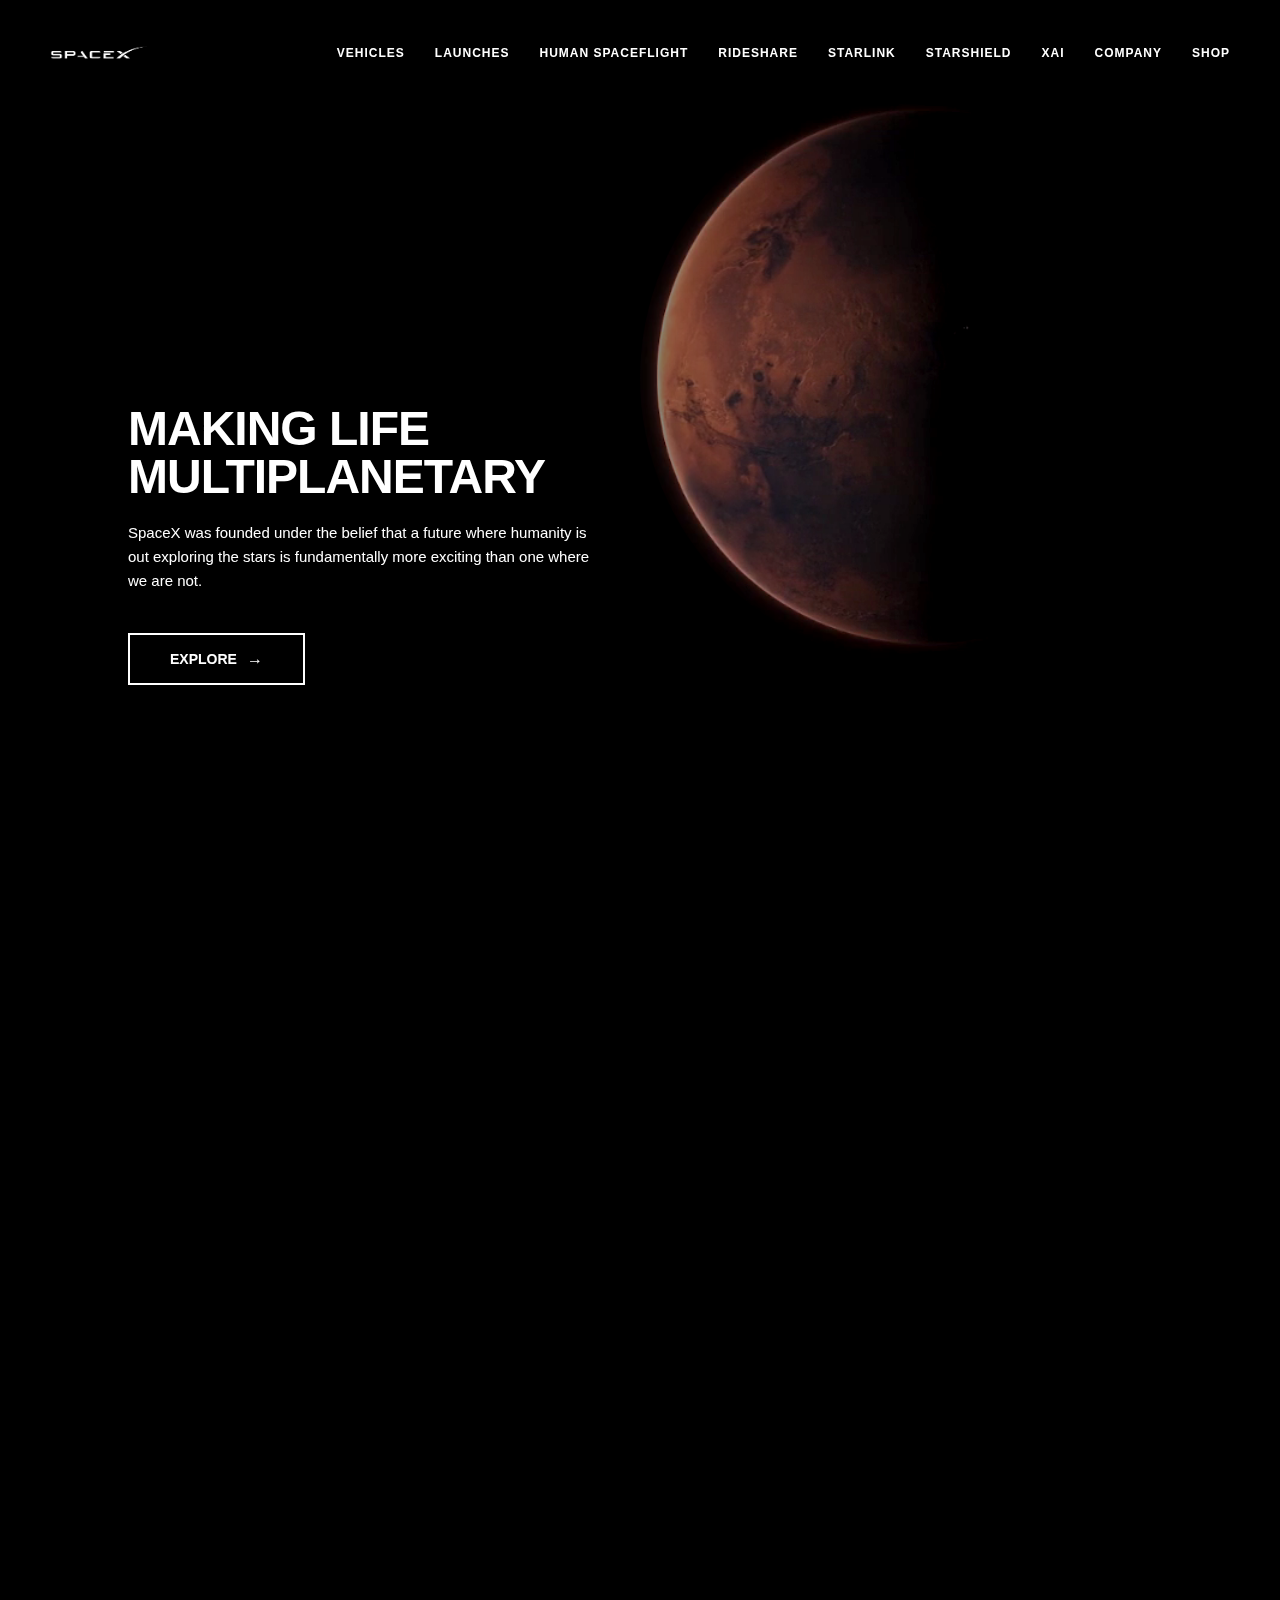
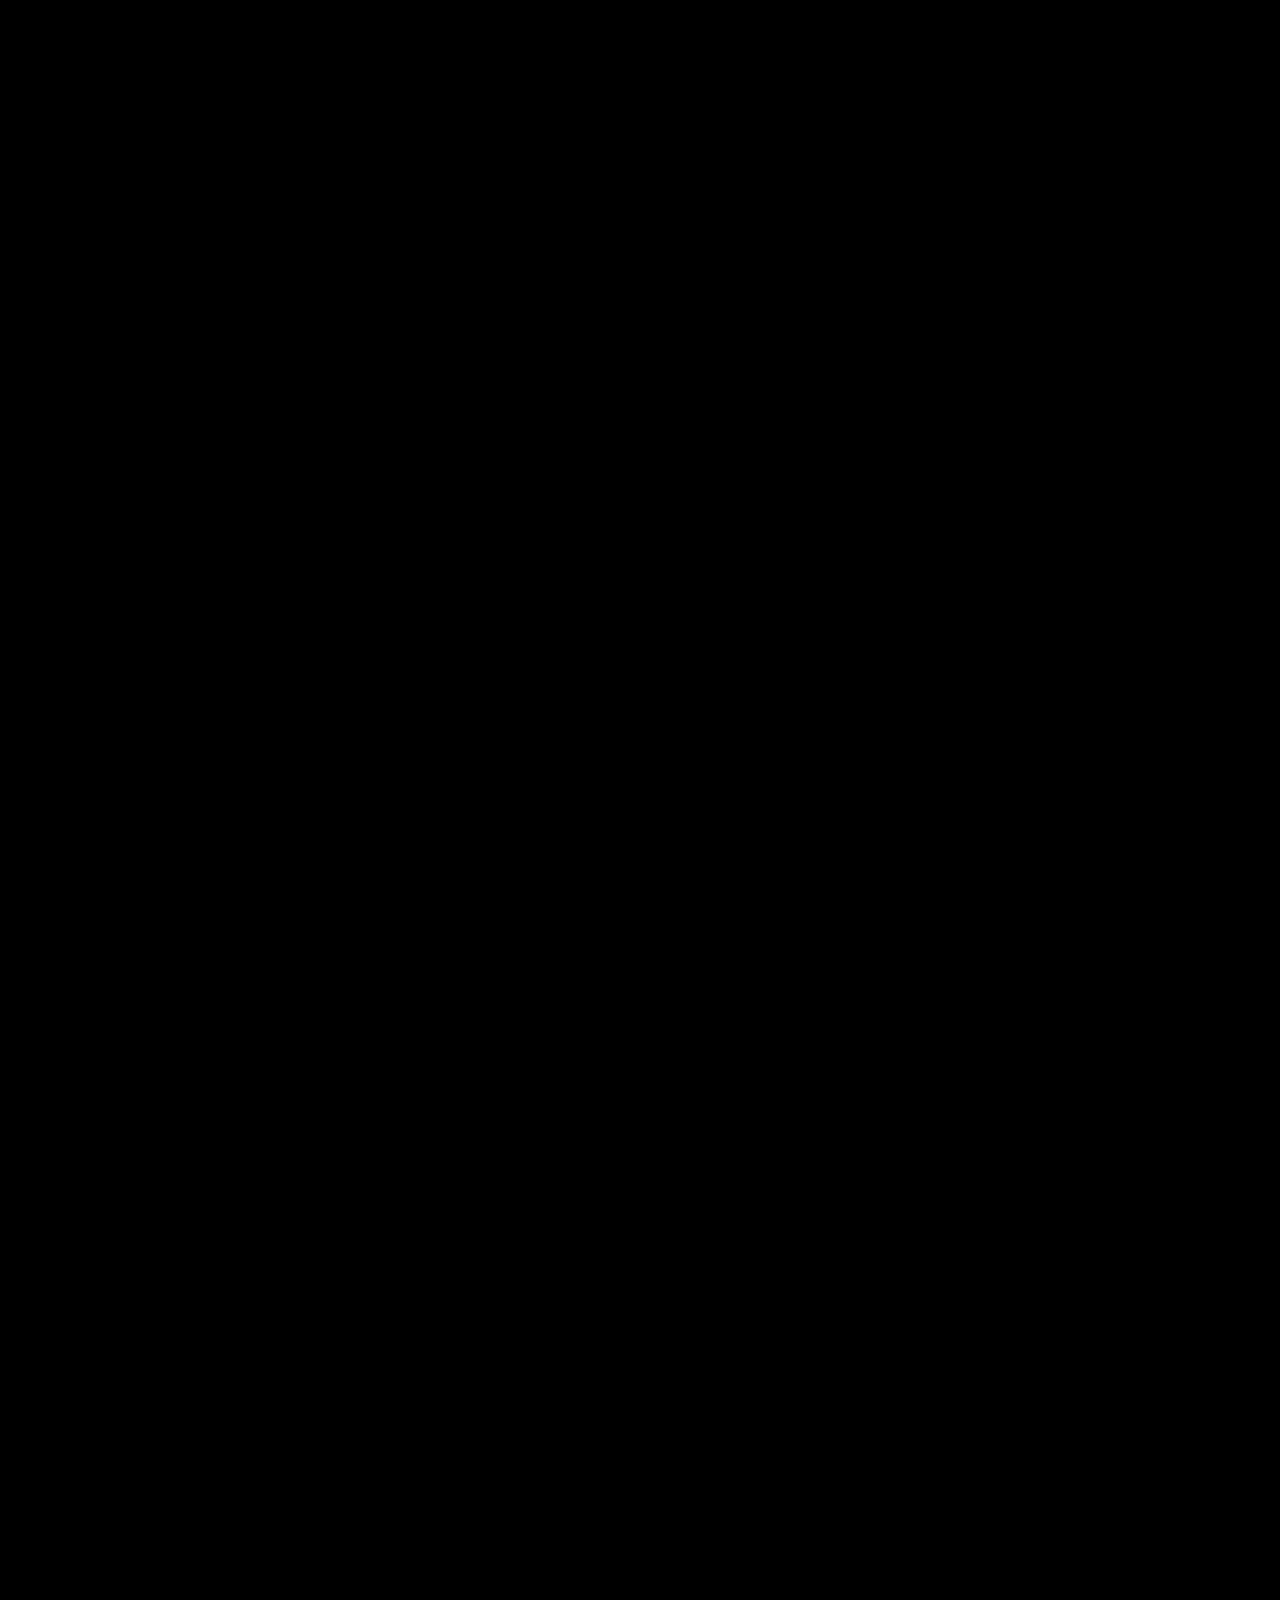
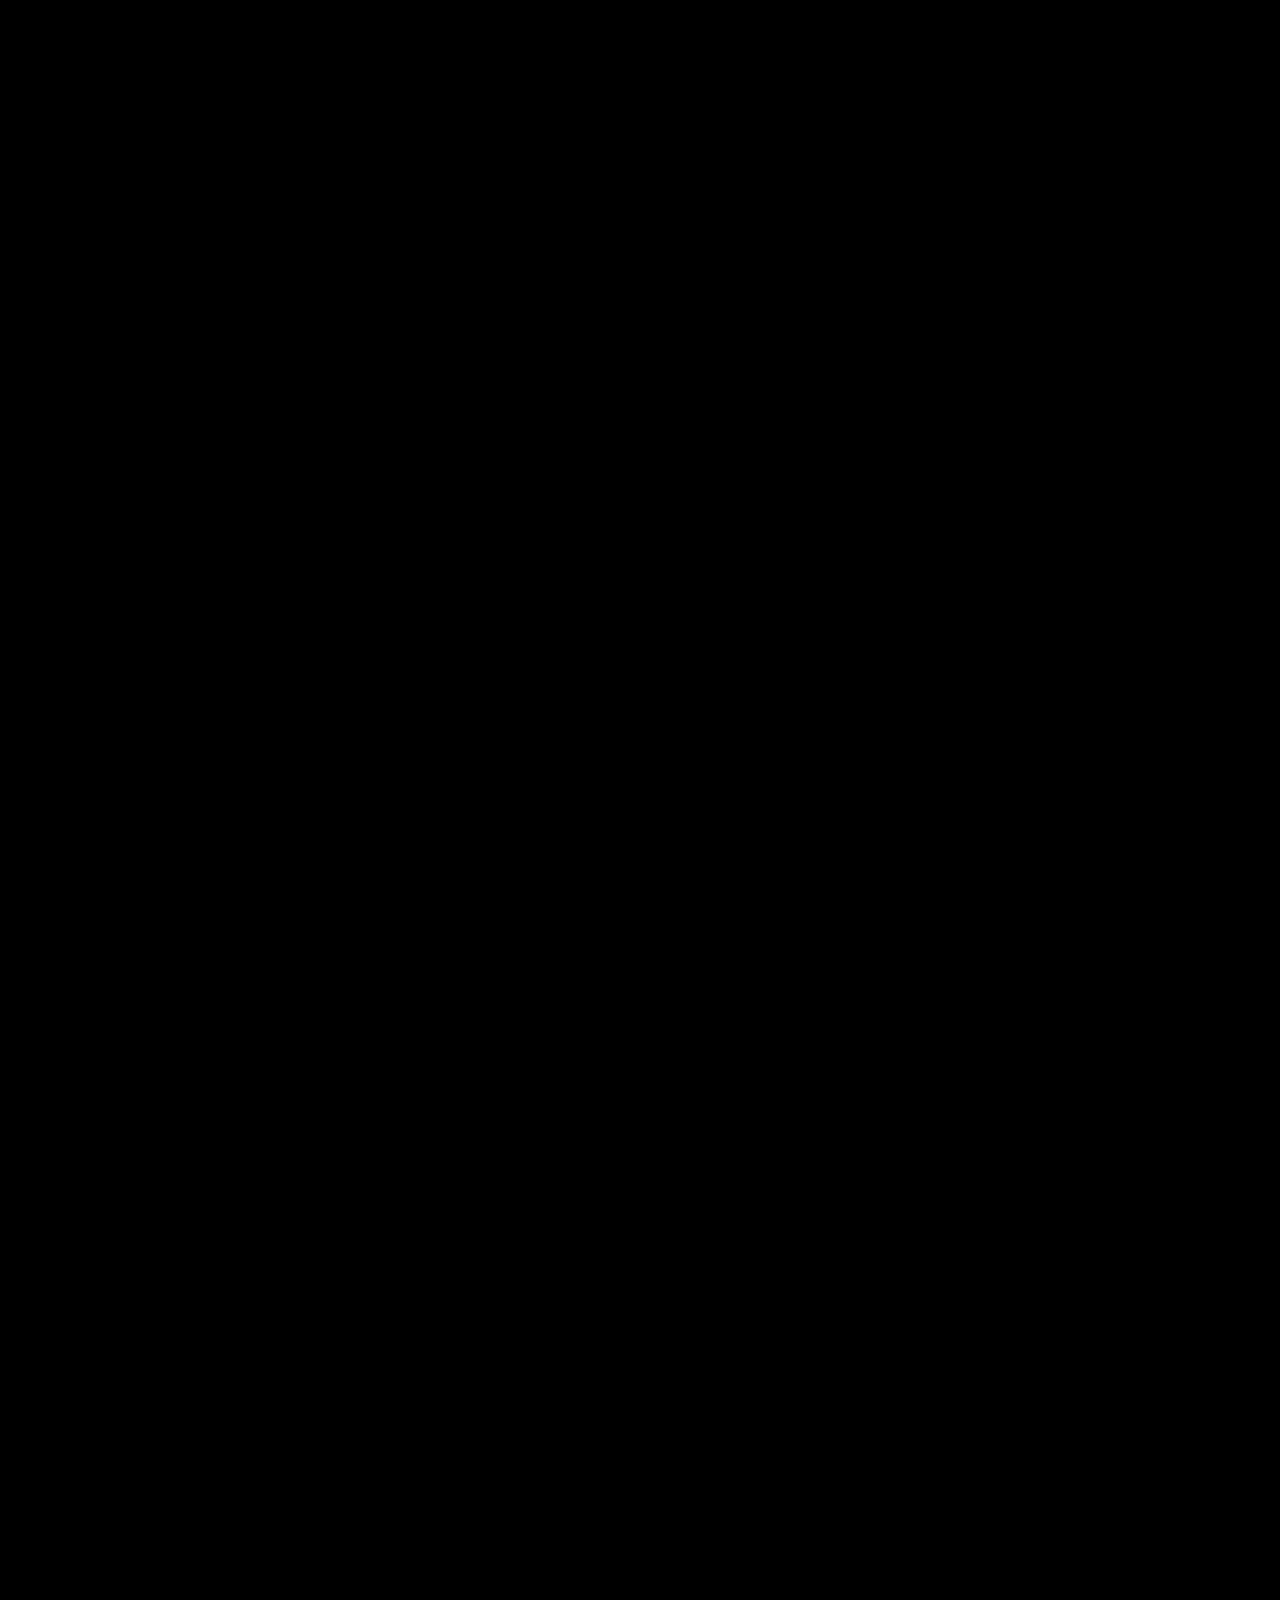
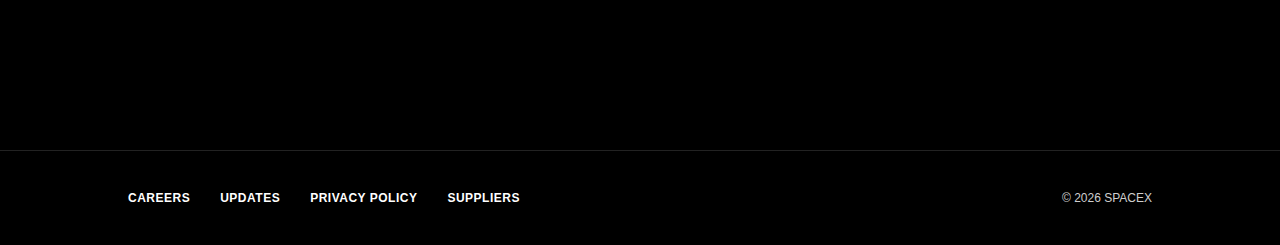
<file: index.html>
<!DOCTYPE html>
<html lang="en">
<head>
    <meta charset="UTF-8">
    <meta name="viewport" content="width=device-width, initial-scale=1.0">
    <title>SpaceX Replica | Mars</title>
    <link rel="stylesheet" href="style.css">
    <link href="https://unpkg.com/aos@2.3.1/dist/aos.css" rel="stylesheet">
</head>
<body>

    <header class="navbar">
        <div class="logo">
            <img src="space-x-logo.png" alt="SpaceX">
        </div>
        
        <nav class="nav-links">
            <ul>
                <li class="dropdown">
                    <a href="#">VEHICLES</a>
                    <div class="dropdown-content">
                        <a href="#">STARSHIP</a>
                        <a href="#">DRAGON</a>
                        <a href="#">FALCON 9</a>
                        <a href="#">FALCON HEAVY</a>
                    </div>
                </li>
                <li><a href="#">LAUNCHES</a></li>
                <li class="dropdown">
                    <a href="#">HUMAN SPACEFLIGHT</a>
                    <div class="dropdown-content">
                        <a href="#">OVERVIEW</a>
                        <a href="#">SPACE STATION</a>
                        <a href="#">EARTH ORBIT</a>
                        <a href="#">THE MOON</a>
                        <a href="#">MARS & BEYOND</a>
                    </div>
                </li>
                <li><a href="#">RIDESHARE</a></li>
                <li><a href="#">STARLINK</a></li>
                <li><a href="#">STARSHIELD</a></li>
                <li class="dropdown">
                    <a href="#">XAI</a>
                    <div class="dropdown-content">
                        <a href="#">GROK</a>
                        <a href="#">GROKIPEDIA</a>
                        <a href="#">𝕏</a>
                    </div>
                </li>
                <li class="dropdown">
                    <a href="#">COMPANY</a>
                    <div class="dropdown-content">
                        <a href="#">MISSION</a>
                        <a href="#">CAREERS</a>
                        <a href="#">UPDATES</a>
                    </div>
                </li>
                <li class="dropdown">
                    <a href="#">SHOP</a>
                    <div class="dropdown-content">
                        <a href="#">SPACEX</a>
                        <a href="#">xAI</a>
                    </div>
                </li>
            </ul>
        </nav>

        <div class="burger" id="burger">
            <div class="line1"></div>
            <div class="line2"></div>
            <div class="line3"></div>
        </div>
    </header>

    <div class="side-menu" id="side-menu">
        <div class="side-menu-header">
            <img src="space-x-logo.png" alt="SpaceX" class="menu-logo">
            <button class="close-btn" id="close-menu">&times;</button>
        </div>
        
        <nav class="side-nav">
            <ul>
                <li class="has-dropdown">
                    <a href="#">VEHICLES <span class="chevron">⌵</span></a>
                    <ul class="sub-menu">
                        <li><a href="#">STARSHIP</a></li>
                        <li><a href="#">DRAGON</a></li>
                        <li><a href="#">FALCON 9</a></li>
                        <li><a href="#">FALCON HEAVY</a></li>
                    </ul>
                </li>
                
                <li><a href="#">LAUNCHES</a></li>
                
                <li class="has-dropdown">
                    <a href="#">HUMAN SPACEFLIGHT <span class="chevron">⌵</span></a>
                    <ul class="sub-menu">
                        <li><a href="#">OVERVIEW</a></li>
                        <li><a href="#">SPACE STATION</a></li>
                        <li><a href="#">EARTH ORBIT</a></li>
                        <li><a href="#">THE MOON</a></li>
                        <li><a href="#">MARS & BEYOND</a></li>
                    </ul>
                </li>
                
                <li><a href="#">RIDESHARE</a></li>
                <li><a href="#">STARLINK</a></li>
                <li><a href="#">STARSHIELD</a></li>
                
                <li class="has-dropdown">
                    <a href="#">XAI <span class="chevron">⌵</span></a>
                    <ul class="sub-menu">
                        <li><a href="#">GROK</a></li>
                        <li><a href="#">GROKIPEDIA</a></li>
                        <li><a href="#">𝕏</a></li>
                    </ul>
                </li>
                
                <li class="has-dropdown">
                    <a href="#">COMPANY <span class="chevron">⌵</span></a>
                    <ul class="sub-menu">
                        <li><a href="#">MISSION</a></li>
                        <li><a href="#">CAREERS</a></li>
                        <li><a href="#">UPDATES</a></li>
                    </ul>
                </li>
                
                <li class="has-dropdown">
                    <a href="#">SHOP <span class="chevron">⌵</span></a>
                    <ul class="sub-menu">
                        <li><a href="#">SPACEX</a></li>
                        <li><a href="#">xAI</a></li>
                    </ul>
                </li>
            </ul>
            
            <div class="menu-footer">
                <p class="footer-title">UPCOMING LAUNCHES</p>
            </div>
        </nav>
    </div>

    <main>
        <!-- SECTION 1: MARS -->
        <section class="hero-video" id="home">
            <video autoplay muted loop playsinline class="bg-video" id="marsVideo">
                <source src="mars12.mp4" type="video/mp4">
            </video>
            <div class="content" data-aos="fade-up">
                <h1>MAKING LIFE<br>MULTIPLANETARY</h1>
                <p>SpaceX was founded under the belief that a future where humanity is out exploring the stars is fundamentally more exciting than one where we are not.</p>
                <a href="mars.html" class="btn">EXPLORE <span class="arrow">→</span></a>
            </div>
        </section>

        <!-- SECTION 2: STARSHIP -->
        <section class="hero-section" id="starship" style="background-image: url('https://images.unsplash.com/photo-1541185934-01b600ea069c?q=80&w=2070');">
            <div class="content" data-aos="fade-up">
                <h1>REVOLUTIONIZING SPACE<br>TECHNOLOGY</h1>
                <p>SpaceX's Starship spacecraft and Super Heavy rocket is a fully reusable transportation system designed to carry both crew and cargo to Earth orbit, the Moon, Mars, and beyond.</p>
                <a href="#falcon" class="btn">LEARN MORE <span class="arrow">→</span></a>
            </div>
        </section>

        <!-- SECTION 3: FALCON 9 -->
        <section class="hero-section" id="falcon" style="background-image: url('https://images.unsplash.com/photo-1516849841032-87cbac4d88f7?q=80&w=2070');">
            <div class="content" data-aos="fade-up">
                <h1>WORLD'S LEADING LAUNCH<br>SERVICE PROVIDER</h1>
                <p>SpaceX leads the world in launches with its reliable, reusable rockets and is developing the fully and rapidly reusable rockets necessary to transform humanity's ability to access space into something as routine as air travel.</p>
                <a href="#spaceflight" class="btn">RESERVE YOUR RIDE <span class="arrow">→</span></a>
            </div>
        </section>

        <!-- SECTION 4: HUMAN SPACEFLIGHT -->
        <section class="hero-section hero-left" id="spaceflight" style="background-image: url('https://images.unsplash.com/photo-1446776653964-20c1d3a81b06?q=80&w=2071');">
            <div class="content" data-aos="fade-up">
                <h1>ADVANCING HUMAN<br>SPACEFLIGHT</h1>
                <p>Since returning human spaceflight capabilities to the United States in 2020, SpaceX is helping build a new era where not just hundreds of people, but thousands and ultimately millions will be able to explore space.</p>
                <a href="#starlink" class="btn">JOIN A MISSION <span class="arrow">→</span></a>
            </div>
        </section>

        <!-- SECTION 5: STARLINK -->
        <section class="hero-section hero-left" id="starlink" style="background-image: url('https://images.unsplash.com/photo-1446776877081-d282a0f896e2?q=80&w=2072');">
            <div class="content" data-aos="fade-up">
                <h1>DELIVERING HIGH-SPEED<br>INTERNET FROM SPACE</h1>
                <p>Starlink is the world's most advanced satellite constellation in low-Earth orbit, delivering reliable broadband internet capable of supporting streaming, online gaming, video calls, and more.</p>
                <a href="#home" class="btn">ORDER NOW <span class="arrow">→</span></a>
            </div>
        </section>

        <!-- FOOTER -->
        <footer class="footer">
            <div class="footer-content">
                <div class="footer-links">
                    <a href="#">CAREERS</a>
                    <a href="#">UPDATES</a>
                    <a href="#">PRIVACY POLICY</a>
                    <a href="#">SUPPLIERS</a>
                </div>
                <p class="copyright">© 2026 SPACEX</p>
            </div>
        </footer>
    </main>

    <script src="https://unpkg.com/aos@2.3.1/dist/aos.js"></script>
    <script>
        AOS.init({ duration: 1000, once: false });

        const burger = document.getElementById('burger');
        const sideMenu = document.getElementById('side-menu');
        const closeMenu = document.getElementById('close-menu');
        const navbar = document.querySelector('.navbar');

        // Toggle Main Sidebar
        burger.addEventListener('click', () => {
            sideMenu.classList.add('open');
            document.body.style.overflow = 'hidden';
        });

        closeMenu.addEventListener('click', () => {
            sideMenu.classList.remove('open');
            document.body.style.overflow = 'auto';
        });

        // Dropdown Toggle Logic
        const dropdowns = document.querySelectorAll('.has-dropdown > a');
        dropdowns.forEach(link => {
            link.addEventListener('click', (e) => {
                e.preventDefault();
                const parent = link.parentElement;
                parent.classList.toggle('active');
            });
        });

        // Video Speed
        const video = document.getElementById('marsVideo');
        if (video) { video.playbackRate = 1.0; }

        // Navbar scroll effect - hide on scroll down, show on scroll up
        let lastScrollY = window.scrollY;
        let ticking = false;
        
        window.addEventListener('scroll', () => {
            if (!ticking) {
                window.requestAnimationFrame(() => {
                    const currentScrollY = window.scrollY;
                    
                    // Hide navbar when scrolling down past 100px
                    if (currentScrollY > lastScrollY && currentScrollY > 100) {
                        navbar.classList.add('hidden');
                    } else {
                        // Show navbar when scrolling up
                        navbar.classList.remove('hidden');
                    }
                    
                    // Add background when scrolled past 50px
                    if (currentScrollY > 50) {
                        navbar.classList.add('scrolled');
                    } else {
                        navbar.classList.remove('scrolled');
                    }
                    
                    lastScrollY = currentScrollY;
                    ticking = false;
                });
                
                ticking = true;
            }
        });
        
        // Prevent navbar from hiding when hovering over it
        navbar.addEventListener('mouseenter', () => {
            navbar.classList.remove('hidden');
        });
    </script>
</body>
</html>
</file>
<file: style.css>
/* RESET & BASE */
* {
    margin: 0;
    padding: 0;
    box-sizing: border-box;
    font-family: "Arial", sans-serif;
}

html {
    scroll-behavior: smooth;
}

body {
    background-color: #000;
    color: #fff;
    overflow-x: hidden;
}

/* NAVBAR */
.navbar {
    position: fixed;
    top: 0;
    width: 100%;
    display: flex;
    justify-content: space-between;
    align-items: center;
    padding: 25px 50px;
    z-index: 1000;
    background-color: transparent;
    transition: transform 0.3s ease, background-color 0.3s ease, padding 0.3s ease;
}

/* Hidden state - slides up */
.navbar.hidden {
    transform: translateY(-100%);
}

/* Scrolled state - semi-transparent background */
.navbar.scrolled {
    background-color: rgba(0, 0, 0, 0.85);
    backdrop-filter: blur(15px);
    padding: 15px 50px;
}

.logo {
    display: flex;
    align-items: center;
}

.logo img {
    height: 55px;
    width : auto;
    filter: brightness(0) invert(1);
    transition: height 0.3s ease;
}

.navbar.scrolled .logo img {
    height: 35px;
}

/* DESKTOP NAV LINKS */
.nav-links ul {
    display: flex;
    list-style: none;
    gap: 30px;
    align-items: center;
}

.nav-links li {
    position: relative;
}

.nav-links a {
    text-decoration: none;
    color: #fff;
    font-size: 12px;
    font-weight: 700;
    letter-spacing: 1px;
    transition: color 0.3s, opacity 0.3s;
    text-transform: uppercase;
    display: block;
    padding: 8px 0;
}

.nav-links a:hover {
    opacity: 0.7;
}

/* DESKTOP DROPDOWN */
.nav-links .dropdown {
    position: relative;
}

.dropdown-content {
    position: absolute;
    top: 100%;
    left: 50%;
    transform: translateX(-50%) translateY(0);
    background-color: rgba(0, 0, 0, 0.95);
    backdrop-filter: blur(10px);
    min-width: 200px;
    padding: 12px 0;
    margin-top: 0;
    z-index: 1000;
    opacity: 0;
    visibility: hidden;
    pointer-events: none;
    transition: all 0.3s cubic-bezier(0.4, 0, 0.2, 1);
    border-radius: 4px;
}

/* Add padding area to bridge the gap */
.dropdown::before {
    content: '';
    position: absolute;
    top: 100%;
    left: 0;
    right: 0;
    height: 10px;
    background: transparent;
}

.dropdown-content a {
    display: block;
    padding: 10px 24px;
    font-size: 12px;
    color: #cecece;
    font-weight: 500;
    transition: color 0.2s, background-color 0.2s;
    text-align: left;
}

.dropdown-content a:hover {
    color: #fff;
    background-color: rgba(255, 255, 255, 0.05);
}

.dropdown:hover .dropdown-content {
    opacity: 1;
    visibility: visible;
    pointer-events: auto;
    transform: translateX(-50%) translateY(0);
}

/* BURGER ICON */
.burger {
    cursor: pointer;
    display: none; 
    z-index: 1100;
}

.burger div {
    width: 25px;
    height: 2px;
    background-color: #fff;
    margin: 5px;
    transition: all 0.3s ease;
}

/* SIDE MENU PANEL */
.side-menu {
    position: fixed;
    top: 0;
    right: -100%;
    width: 100%;
    height: 100vh;
    background: #000;
    z-index: 2000;
    transition: right 0.4s ease;
    padding: 20px 40px;
    overflow-y: auto;
}

.side-menu.open {
    right: 0;
}

/* HEADER NG MENU */
.side-menu-header {
    display: flex;
    justify-content: space-between;
    align-items: center;
    margin-bottom: 30px;
    padding-bottom: 10px;
}

.menu-logo {
    height: 24px;
    filter: invert(1);
}

.close-btn {
    background: none;
    border: none;
    color: #fff;
    font-size: 35px;
    cursor: pointer;
    font-weight: 200;
}

/* SIDE NAV BASE */
.side-nav ul {
    list-style: none;
    padding: 0;
}

.side-nav a {
    color: #fff;
    text-decoration: none;
    font-size: 14px;
    font-weight: bold;
    text-transform: uppercase;
    display: flex;
    justify-content: space-between;
    padding: 18px 0;
    border-bottom: 1px solid #252525;
    letter-spacing: 1px;
}

/* SUB-MENU STYLING - DEFAULT HIDDEN */
.sub-menu {
    padding-left: 0;
    margin-bottom: 10px;
    max-height: 0;
    overflow: hidden;
    opacity: 0;
    transition: max-height 0.4s cubic-bezier(0.4, 0, 0.2, 1), 
                opacity 0.3s ease,
                margin-top 0.3s ease;
}

/* SHOW SUB-MENU WHEN PARENT IS ACTIVE */
.has-dropdown.active .sub-menu {
    max-height: 500px;
    opacity: 1;
    margin-top: 10px;
}

.sub-menu li a {
    border-bottom: none;
    padding: 10px 0;
    font-size: 12px;
    color: #8b8b8b;
    font-weight: normal;
}

.sub-menu li a:hover {
    color: #fff;
}

.has-dropdown > a {
    border-bottom: 1px solid #252525;
}

/* CHEVRON ROTATION */
.chevron {
    font-size: 10px;
    transition: transform 0.3s;
    display: inline-block;
}

.has-dropdown.active .chevron {
    transform: rotate(180deg);
}

/* FOOTER SECTION SA MENU */
.menu-footer {
    margin-top: 40px;
}

.footer-title {
    font-size: 12px;
    font-weight: bold;
    color: #fff;
    margin-bottom: 20px;
    letter-spacing: 1px;
}

/* MARS VIDEO SECTION */
.hero-video {
    position: relative;
    width: 100%;
    height: 150vh;
    display: flex;
    align-items: flex-start;
    padding-left: 10%;
    padding-top: 20vh;
    overflow: hidden;
}

.bg-video {
    position: absolute;
    top: 10vh;
    right: 5%;
    width: 45vw;
    height: 45vw;
    max-width: 650px;
    max-height: 650px;
    object-fit: cover;
    z-index: 1;
    filter: brightness(1.2) contrast(1.1);
    border-radius: 50%;
    pointer-events: none;
}

/* Hide video controls completely */
.bg-video::-webkit-media-controls {
    display: none !important;
}

.bg-video::-webkit-media-controls-enclosure {
    display: none !important;
}

.bg-video::-webkit-media-controls-panel {
    display: none !important;
}

.bg-video::-moz-media-controls {
    display: none !important;
}

.hero-video::after {
    content: '';
    position: absolute;
    top: 0; left: 0; width: 100%; height: 100%;
    background: linear-gradient(to right, black 30%, transparent 70%);
    z-index: 2;
    pointer-events: none;
}

.content {
    position: sticky;
    top: 25vh;
    z-index: 10;
    max-width: 480px;
}

.content h1 {
    font-size: 48px;
    line-height: 1;
    margin-bottom: 20px;
    letter-spacing: -1px;
    text-transform: uppercase;
}

.content p {
    font-size: 15px;
    line-height: 1.6;
    margin-bottom: 40px;
}

.btn {
    border: 2px solid #fff;
    color: #fff;
    padding: 15px 40px;
    text-decoration: none;
    font-weight: 600;
    font-size: 14px;
    display: inline-flex;
    align-items: center;
    text-transform: uppercase;
    transition: 0.3s;
}

.btn:hover { background: #fff; color: #000; }
.arrow { margin-left: 10px; font-size: 16px; }

/* ADDITIONAL HERO SECTIONS */
.hero-section {
    position: relative;
    width: 100%;
    min-height: 100vh;
    display: flex;
    align-items: center;
    padding: 0 10%;
    background-size: cover;
    background-position: center;
    background-repeat: no-repeat;
}

.hero-section::before {
    content: '';
    position: absolute;
    top: 0; left: 0; right: 0; bottom: 0;
    background: rgba(0,0,0,0.4);
    z-index: 1;
}

.hero-section .content {
    position: relative;
    z-index: 10;
    max-width: 600px;
}

.hero-left {
    justify-content: flex-end;
}

.hero-left .content {
    margin-left: 0;
    margin-right: 0;
    text-align: left;
}

/* FOOTER */
.footer {
    background: #000;
    padding: 40px 10%;
    border-top: 1px solid #222;
}

.footer-content {
    display: flex;
    justify-content: space-between;
    align-items: center;
    flex-wrap: wrap;
    gap: 20px;
}

.footer-links {
    display: flex;
    gap: 30px;
    flex-wrap: wrap;
}

.footer-links a {
    color: #fff;
    text-decoration: none;
    font-size: 12px;
    font-weight: 600;
    letter-spacing: 0.5px;
    transition: color 0.3s;
}

.footer-links a:hover {
    color: #cecece;
}

.copyright {
    font-size: 12px;
    color: #cecece;
}

/* RESPONSIVE LOGIC */
@media screen and (max-width: 1100px) {
    .nav-links { display: none; }
    .burger { display: block; }
}

@media screen and (max-width: 768px) {
    .hero-video { 
        padding-left: 5%; 
        height: 150vh;
    }
    .content { 
        top: 20vh;
    }
    .content h1 { 
        font-size: 34px; 
    }
    .bg-video { 
        width: 70vw; 
        height: 70vw;
        right: -10%;
    }
    
    .hero-section {
        padding: 0 5%;
        background-attachment: scroll;
    }
    
    .hero-section .content,
    .hero-left .content {
        max-width: 100%;
    }
    
    .footer-content {
        flex-direction: column;
        text-align: center;
    }
    
    .footer-links {
        justify-content: center;
    }
}
</file>
